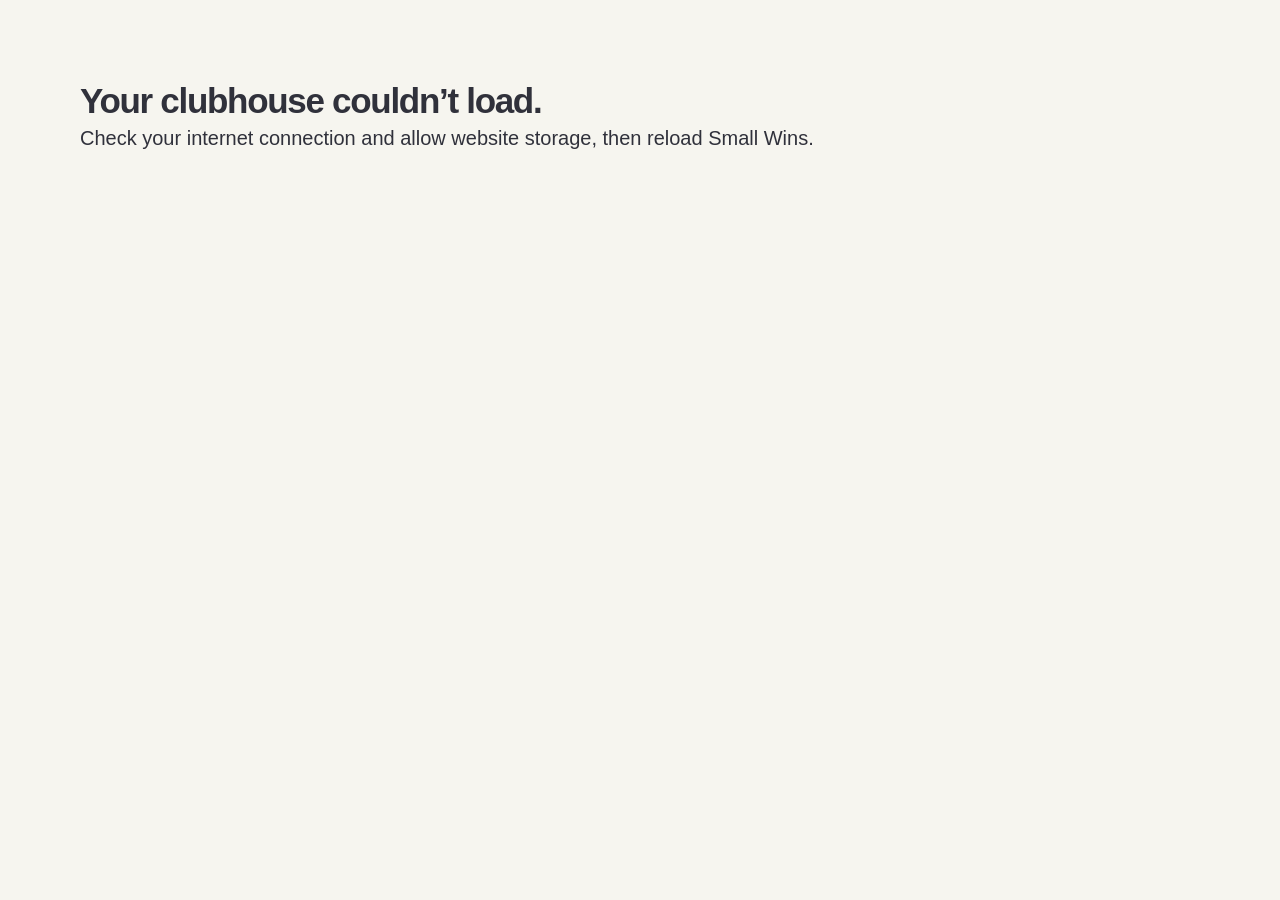
<file: index.html>
<!doctype html>
<html lang="en">
<head>
<meta charset="utf-8">
<meta name="viewport" content="width=device-width, initial-scale=1, viewport-fit=cover">
<meta name="theme-color" content="#f6f5ef">
<meta name="apple-mobile-web-app-capable" content="yes">
<meta name="apple-mobile-web-app-status-bar-style" content="default">
<meta name="description" content="A little less household chaos. A lot more teamwork.">
<link rel="manifest" href="./manifest.webmanifest">
<link rel="apple-touch-icon" href="./icon-192.png">
<link rel="icon" href="./icon.svg" type="image/svg+xml">
<link rel="stylesheet" href="./style.css">
<title>Small Wins — your household clubhouse</title>
<script src="./recipes.js" defer></script>
<script src="./food.js" defer></script>
<script src="./sync-config.js" defer></script>
<script src="./storage.js" defer></script>
<script src="./app.js" defer></script>
</head>
<body>
<a class="skip" href="#main">Skip to content</a>
<div id="app"><main class="loading">Making room for the little things…</main></div>
<dialog id="dialog" aria-labelledby="dialog-title"></dialog>
<div id="toast" role="status" aria-live="polite"></div>
</body>
</html>
</file>
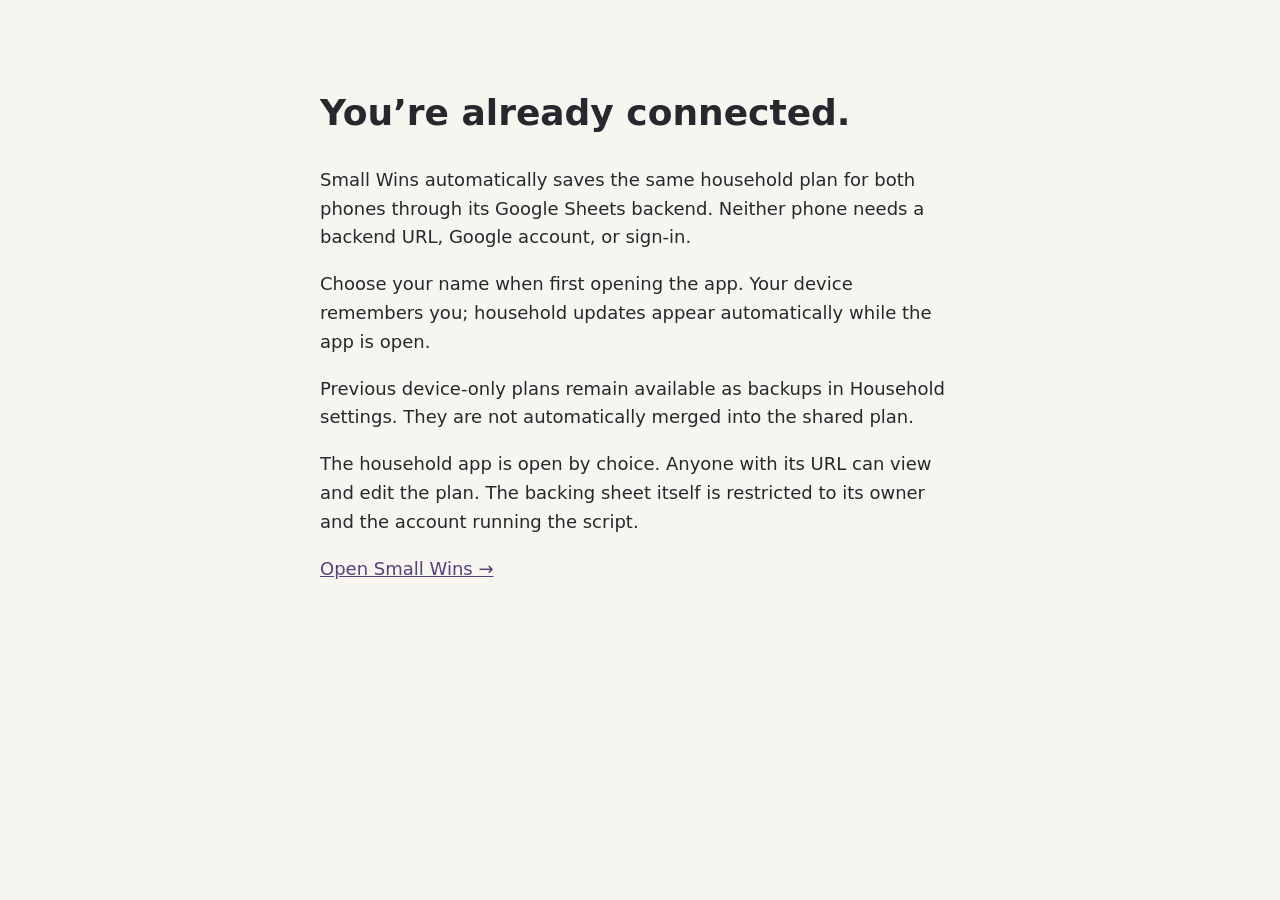
<file: backend/SETUP.html>
<!doctype html><html lang="en"><meta charset="utf-8"><meta name="viewport" content="width=device-width,initial-scale=1"><title>Small Wins shared storage</title><style>body{font:18px/1.6 system-ui;max-width:640px;margin:40px auto;padding:20px;background:#f6f5ef;color:#29272d}a{color:#51427c}</style><h1>You’re already connected.</h1><p>Small Wins automatically saves the same household plan for both phones through its Google Sheets backend. Neither phone needs a backend URL, Google account, or sign-in.</p><p>Choose your name when first opening the app. Your device remembers you; household updates appear automatically while the app is open.</p><p>Previous device-only plans remain available as backups in Household settings. They are not automatically merged into the shared plan.</p><p>The household app is open by choice. Anyone with its URL can view and edit the plan. The backing sheet itself is restricted to its owner and the account running the script.</p><p><a href="../">Open Small Wins →</a></p></html>
</file>
<file: style.css>
:root{--paper:#f6f5ef;--ink:#30313b;--muted:#72746f;--line:#e7e7df;--purple:#77709b;--lavender:#eae5f4;--lime:#ddecab;--yellow:#f7edc7;--white:#fff;--shadow:0 2px 4px #27273603,0 8px 28px #27273604;font-family:ui-rounded,'Avenir Next',Avenir,-apple-system,BlinkMacSystemFont,'Segoe UI',sans-serif;color:var(--ink);background:var(--paper);font-synthesis:none}*{box-sizing:border-box}body{margin:0}button,input,select,textarea{font:inherit}button{color:inherit;cursor:pointer;border:0;background:none;min-height:44px;transition:background .16s,transform .16s}button:active{transform:scale(.96)}button:disabled{cursor:wait;opacity:.5}button:focus-visible,a:focus-visible{outline:3px solid #7160ad;outline-offset:4px}input,select,textarea{width:100%;border:1px solid #d6d7cd;border-radius:12px;padding:12px;background:#fff;color:var(--ink);font-size:16px}textarea{min-height:76px;resize:vertical}label{display:grid;gap:8px;font-size:13px;font-weight:650}h1,h2,h3,p{margin:0}h1{font-size:35px;letter-spacing:-1.3px;font-weight:650;line-height:1.2}h2{font-size:21px;letter-spacing:-.55px;font-weight:650}h3{font-size:16px;letter-spacing:-.25px}p{line-height:1.6}small{font-size:12px}.muted{color:var(--muted)}.eyebrow{text-transform:uppercase;font-size:10px;letter-spacing:1.9px;font-weight:750}.app-shell{display:grid;grid-template-columns:230px 1fr;min-height:100vh}.sidebar{padding:34px 23px;border-right:1px solid var(--line);display:flex;flex-direction:column;position:fixed;top:0;bottom:0;width:230px}.brand{display:flex;align-items:center;gap:9px;font-size:24px;font-weight:750;letter-spacing:-1.2px}.brand img{width:38px;height:38px;transform:rotate(-7deg)}.tagline{font-size:10px;color:var(--muted);margin:8px 0 43px 48px;letter-spacing:.4px}.nav{display:grid;gap:8px}.nav button{display:flex;align-items:center;gap:12px;text-align:left;padding:12px 15px;border-radius:12px;font-size:14px;color:#6d6d71}.nav button.active{background:var(--lime);color:var(--ink);font-weight:650}.icon{width:21px;height:21px;flex-shrink:0;vertical-align:middle}.sidebar-note{margin-top:auto;padding:22px 14px 24px;font-size:12px;color:var(--muted);line-height:1.7}.sidebar-note .doodle{font-size:27px;color:var(--purple);display:block;margin-bottom:10px;transform:rotate(-8deg)}.sidebar-footer{border-top:1px solid var(--line);padding:20px 0 0}.sidebar-footer button{display:flex;gap:10px;align-items:center;width:100%;font-size:12px;text-align:left}.main-wrap{grid-column:2;padding:28px 42px 55px;max-width:1400px;width:100%;margin:auto}.topbar{display:flex;align-items:center;justify-content:space-between;gap:12px;padding-bottom:28px}.breadcrumb{font-size:12px;color:var(--muted)}.top-actions{display:flex;gap:15px;align-items:center}.connection{font-size:10px;color:#72746f;display:flex;align-items:center;gap:6px}.connection:before{content:'';width:6px;height:6px;border-radius:50%;background:#8b9f61}.connection.offline:before{background:#bf8a45}.profile-button{display:flex;align-items:center;gap:9px;font-size:12px}.avatar{border-radius:50%;width:29px;height:29px;background:var(--lavender);display:inline-flex;align-items:center;justify-content:center;font-size:11px;font-weight:700;flex-shrink:0}.avatar.b{background:#f4dfc7}.avatar.both{background:var(--lime)}.page-heading{display:flex;align-items:center;justify-content:space-between;margin:6px 0 27px;gap:18px}.page-heading p{font-size:13px;color:var(--muted);margin-top:9px}.button{background:var(--ink);color:#fff;border-radius:12px;padding:11px 17px;font-size:12px;font-weight:600;display:inline-flex;align-items:center;justify-content:center;gap:7px}.button.light{background:white;color:var(--ink);box-shadow:var(--shadow);border:1px solid var(--line)}.button.purple{background:var(--purple)}.button.lime{background:var(--lime);color:var(--ink)}.button.ghost{background:transparent;color:var(--muted);border:1px solid var(--line)}.hero{position:relative;overflow:hidden;background:#e8e3f1;border-radius:21px;padding:27px 31px;display:flex;justify-content:space-between;min-height:192px;margin-bottom:27px}.hero h2{font-size:27px;line-height:1.25;max-width:330px;margin:11px 0 9px;font-weight:600;letter-spacing:-.9px}.hero p{font-size:12px;max-width:340px;color:#696477}.hero .eyebrow{color:#746b8d}.hero-art{width:250px;align-self:center;margin:-12px 6px -15px 0}.hero-pill{display:inline-flex;gap:7px;align-items:center;border:1px solid #cfc7e0;border-radius:30px;font-size:10px;padding:7px 12px;margin-top:16px;background:#eee9f6}.dashboard-grid{display:grid;grid-template-columns:minmax(0,1.6fr) minmax(290px,1fr);gap:25px;align-items:start}.card{background:#fff;border:1px solid #eeeee7;border-radius:19px;box-shadow:var(--shadow);padding:23px}.card-header{display:flex;align-items:center;justify-content:space-between;gap:12px;margin-bottom:18px}.card-header h2{font-size:18px}.card-header .sub{font-size:11px;color:var(--muted);margin-top:6px}.text-button{font-size:11px;color:#74698e;padding:5px 4px;white-space:nowrap}.date-strip{display:grid;grid-template-columns:repeat(7,1fr);gap:5px;margin-bottom:20px}.date-button{display:grid;justify-items:center;gap:8px;min-height:66px;border-radius:12px;padding:10px 0;font-size:10px;color:var(--muted);border:1px solid transparent}.date-button strong{font-size:16px;font-weight:600;color:var(--ink)}.date-button.selected{background:var(--ink);color:#dfdfdc}.date-button.selected strong{color:white}.date-button.today:not(.selected){border-color:#d9d4e8}.filters{display:flex;gap:5px;margin-bottom:20px}.filters button{font-size:10px;padding:5px 12px;min-height:32px;border-radius:20px;color:var(--muted)}.filters .selected{background:#f0edf6;color:#645683}.task-group-title{font-size:10px;letter-spacing:1.5px;text-transform:uppercase;color:#93948d;margin:20px 0 5px}.task{display:flex;align-items:center;gap:10px;border-bottom:1px solid #f0f0ea;padding:15px 0}.task:last-child{border-bottom:0}.check{width:44px;height:44px;flex-shrink:0;display:grid;place-items:center;margin-left:-10px}.check span{width:21px;height:21px;border:1.5px solid #d7d8cf;border-radius:7px;display:grid;place-items:center;font-size:13px}.task.done .check span{background:var(--lime);border-color:var(--lime)}.task.done .task-name{text-decoration:line-through;color:#91928a}.task-info{flex:1;min-width:0}.task-name{font-size:13px;font-weight:600;line-height:1.4;overflow-wrap:anywhere}.task-meta{display:flex;gap:8px;align-items:center;color:var(--muted);font-size:10px;margin-top:7px;flex-wrap:wrap}.task-meta .avatar{width:18px;height:18px;font-size:8px}.task-actions{display:flex;align-items:center}.points{font-size:10px;color:#989a8d;white-space:nowrap}.edit-task{width:33px;color:#85827f}.task-footer{display:flex;align-items:center;gap:8px;font-size:11px;color:var(--muted);border-top:1px dashed #e1e3d7;padding-top:17px;margin-top:8px}.progress{height:6px;background:#eeeee7;border-radius:10px;overflow:hidden}.progress>span{height:100%;background:#9eac73;display:block;transition:width .25s;border-radius:10px}.right-column{display:grid;gap:20px}.meal-card{background:#faf4dc;border-color:#efe8ce}.meal-row{padding:13px 0;border-top:1px solid #e9e1c9;display:flex;gap:13px;align-items:center}.meal-icon{width:35px;height:35px;display:grid;place-items:center;font-size:22px}.meal-info{flex:1}.meal-info small{font-size:9px;text-transform:uppercase;letter-spacing:1px;color:#8b836c}.meal-info p{font-size:12px;font-weight:550;margin-top:3px;line-height:1.5;overflow-wrap:anywhere}.meal-info .meal-note{font-size:10px;color:#8b836c;font-weight:400}.meal-card .text-button{color:#7c7257}.tiny-label{background:#f1e8c4;border-radius:6px;padding:3px 6px;font-size:9px}.reward-card{background:#edf1e3;border-color:#e5e9da}.reward-top{display:flex;gap:12px;align-items:center;margin:18px 0}.reward-icon{width:48px;height:48px;display:grid;place-items:center;font-size:27px;background:#fff9;border-radius:15px;transform:rotate(-6deg)}.reward-top h3{font-size:14px}.reward-top p{font-size:11px;color:var(--muted);margin-top:3px}.reward-caption{display:flex;justify-content:space-between;font-size:10px;color:#737a65;margin-top:10px}.review-banner{margin-top:22px;padding:18px 21px;border:1px dashed #d9d7cb;border-radius:15px;display:flex;gap:15px;align-items:center}.review-banner .icon{color:#8f879f}.review-banner p{font-size:11px;color:var(--muted);margin-top:4px}.review-banner h3{font-size:12px}.review-banner .text-button{margin-left:auto}.section-note{font-size:11px;color:var(--muted);margin:16px 2px 0;line-height:1.6}.page-content{max-width:1050px}.week-controls{display:flex;gap:8px;align-items:center}.week-label{font-size:13px;min-width:135px;text-align:center}.week-grid{display:grid;grid-template-columns:repeat(7,minmax(0,1fr));gap:10px;margin-top:22px}.day-column{background:#fff;border:1px solid var(--line);border-radius:14px;padding:13px 10px;min-width:0}.day-column.selected{border-color:#a49bbf}.day-title{display:flex;justify-content:space-between;align-items:center;font-size:11px;margin-bottom:14px}.week-task{background:#f6f5fa;text-align:left;border-radius:9px;padding:9px;margin-top:7px;width:100%;font-size:10px;line-height:1.5;overflow-wrap:anywhere;display:grid;gap:7px}.week-task.person-b{background:#fcf0e3}.week-task.done{opacity:.6;text-decoration:line-through}.week-task .avatar{width:20px;height:20px;font-size:8px}.week-meal{font-size:10px;color:var(--muted);line-height:1.6;padding:13px 0 3px;overflow-wrap:anywhere}.work-toggle{font-size:10px;background:#f4f4ee;padding:8px;border-radius:9px;width:100%;line-height:1.5;margin-top:5px}.review-grid,.goals-grid{display:grid;grid-template-columns:1fr 1fr;gap:20px;margin-top:22px}.balance-person{margin:18px 0}.balance-label{display:flex;justify-content:space-between;align-items:center;font-size:12px;margin-bottom:10px}.balance-person .progress{height:9px}.balance-person:nth-of-type(2) .progress>span{background:#b5a2c9}.empty{text-align:center;padding:33px 14px;color:var(--muted);font-size:12px;line-height:1.8}.goal-card{position:relative}.goal-symbol{font-size:30px;background:var(--lavender);width:58px;height:58px;border-radius:18px;display:grid;place-items:center;margin-bottom:20px}.goal-card h2{font-size:20px}.goal-card .goal-owner{font-size:12px;color:var(--muted);margin:8px 0 22px}.goal-count{font-size:35px;letter-spacing:-1px;margin:16px 0 12px}.goal-count span{font-size:13px;letter-spacing:0;color:var(--muted)}.goal-bottom{display:flex;justify-content:space-between;gap:10px;margin-top:23px;align-items:center}.goal-card .edit-goal{position:absolute;top:18px;right:20px}.activity{padding:15px 0;border-bottom:1px solid var(--line);font-size:12px;line-height:1.7}.activity small{display:block;color:var(--muted);font-size:10px}.team-hero{background:var(--lavender);padding:30px;border-radius:20px}.team-hero h2{font-size:25px;margin:10px 0}.team-hero p{font-size:13px;color:#756b82}.form-grid{display:grid;grid-template-columns:1fr 1fr;gap:16px}.form-stack{display:grid;gap:17px}.full{grid-column:1/-1}.form-hint{font-size:11px;color:var(--muted);line-height:1.6;margin-top:3px}.form-actions{display:flex;justify-content:flex-end;gap:9px;margin-top:23px;flex-wrap:wrap}.danger{color:#a14f43;margin-right:auto;font-size:12px}.check-label{display:flex;gap:10px;align-items:center;min-height:44px}.check-label input{width:auto;accent-color:var(--purple)}dialog{border:1px solid #e6e3dc;border-radius:23px;padding:27px;max-width:490px;width:calc(100% - 32px);max-height:88dvh;overflow:auto;color:var(--ink);box-shadow:0 20px 100px #23222b30}dialog::backdrop{background:#25253050;backdrop-filter:blur(3px)}.dialog-header{display:flex;justify-content:space-between;align-items:center;gap:12px;margin-bottom:22px}.dialog-header h2{font-size:22px}.close{font-size:24px;min-width:44px;border-radius:50%;background:#f5f4ef}.day-checks{display:flex;gap:8px;flex-wrap:wrap}.day-checks label{font-size:11px;display:flex;gap:5px;align-items:center}.day-checks input{width:auto}.toast-visible{transform:translate(-50%,0)!important;opacity:1!important}#toast{position:fixed;bottom:25px;left:50%;transform:translate(-50%,15px);background:var(--ink);color:#fff;border-radius:13px;padding:13px 20px;max-width:calc(100vw - 30px);font-size:12px;z-index:10;box-shadow:0 6px 30px #0002;opacity:0;transition:opacity .2s,transform .2s;pointer-events:none}.skip{position:absolute;top:-100px;left:10px;z-index:20;background:#fff;padding:10px}.skip:focus{top:10px}.loading{padding:80px;font-size:20px}.onboarding-note{background:#fff8e7;padding:12px 16px;border-radius:12px;margin-bottom:20px;font-size:11px;line-height:1.6;display:flex;align-items:center;gap:10px}.onboarding-note .text-button{margin-left:auto}.mobile-brand{display:none}.pill{display:inline-flex;padding:6px 10px;background:#eeedf5;border-radius:20px;font-size:10px;color:#797080}.notes-text{white-space:pre-wrap;font-size:12px;color:var(--muted);margin-top:12px;line-height:1.7}.milestone{background:var(--lime);padding:12px;border-radius:12px;font-size:12px;margin:14px 0}.setup-links{display:flex;gap:10px;margin-top:17px;flex-wrap:wrap}.connection-banner{padding:12px;background:#faebd5;border-radius:10px;font-size:12px;margin-bottom:16px}
@media(min-width:1500px){.main-wrap{padding-top:42px}.hero{min-height:220px}.hero-art{width:300px}}
@media(max-width:1150px){.sidebar{width:190px;padding:30px 15px}.app-shell{grid-template-columns:190px 1fr}.main-wrap{padding:23px}.brand{font-size:22px}.tagline{font-size:9px}.dashboard-grid{gap:17px;grid-template-columns:minmax(0,1.3fr) minmax(260px,1fr)}.card{padding:19px}.week-grid{grid-template-columns:repeat(4,1fr)}.hero-art{width:210px;margin-right:-15px}}
@media(max-width:800px){.app-shell{display:block}.sidebar{position:fixed;top:auto;bottom:0;width:100%;height:auto;z-index:5;background:#f9f8f2f5;backdrop-filter:blur(14px);padding:7px 12px calc(7px + env(safe-area-inset-bottom));border:0;border-top:1px solid var(--line)}.sidebar .brand,.tagline,.sidebar-note,.sidebar-footer{display:none}.nav{display:flex;justify-content:space-around;gap:4px}.nav button{flex:1;flex-direction:column;gap:4px;justify-content:center;text-align:center;font-size:10px;padding:7px 4px;border-radius:10px;min-height:51px}.nav .icon{width:20px;height:20px}.main-wrap{padding:19px 20px 110px}.mobile-brand{display:flex;font-size:20px}.mobile-brand img{width:29px;height:29px}.breadcrumb{display:none}.topbar{padding-bottom:25px}.top-actions{gap:7px}.connection{display:none}.profile-button{font-size:11px}.page-heading{margin-top:3px;margin-bottom:23px;align-items:flex-start}h1{font-size:31px}.page-heading p{font-size:12px;max-width:230px}.page-heading>.button{padding:9px 11px;font-size:11px;flex-shrink:0}.hero{padding:24px;min-height:185px}.hero h2{font-size:24px;max-width:220px}.hero p{max-width:215px;font-size:11px}.hero-art{width:170px;margin:0 -17px 0 -16px}.hero-pill{font-size:9px}.dashboard-grid{grid-template-columns:1fr 1fr;gap:17px}.task-card{grid-column:1/-1}.right-column{display:contents}.review-banner{grid-column:1/-1}.week-grid{grid-template-columns:repeat(3,1fr)}.review-grid,.goals-grid{gap:14px}.review-banner{padding:16px}.review-banner p{font-size:10px}.card{padding:20px}#toast{bottom:94px}.topbar .avatar{width:26px;height:26px}}
@media(max-width:520px){.main-wrap{padding-left:17px;padding-right:17px}.dashboard-grid{display:block}.right-column{display:grid;margin-top:18px;gap:18px}.hero-art{width:140px;position:absolute;right:7px;bottom:16px;opacity:.95}.hero{min-height:210px;padding:22px}.hero p{max-width:205px}.hero h2{max-width:200px;font-size:24px}.hero-pill{max-width:210px;position:relative;z-index:1}.review-grid,.goals-grid{grid-template-columns:1fr}.week-grid{grid-template-columns:repeat(2,1fr)}.week-controls{flex-wrap:wrap;justify-content:center}.week-label{min-width:110px}.task-name{font-size:13px}.card{padding:20px}.onboarding-note{font-size:10px}.page-heading>.button .icon{display:none}.form-grid{grid-template-columns:1fr}.full{grid-column:auto}.team-hero{padding:23px}.date-strip{gap:3px}.task-meta{font-size:10px}.brand{gap:6px}.profile-button{gap:6px}.page-heading p{max-width:220px}.hero .eyebrow{font-size:9px}.review-banner{gap:10px}.review-banner>.icon{display:none}}
@media(prefers-reduced-motion:reduce){*,*::before,*::after{transition:none!important;animation:none!important;scroll-behavior:auto!important}}

.brand{white-space:nowrap}.brand img{flex-shrink:0}@media(min-width:801px) and (max-width:1150px){.sidebar .brand{font-size:19px;gap:5px}.sidebar .brand img{width:31px;height:31px}.sidebar .tagline{margin-left:36px;font-size:8px;letter-spacing:.2px}}

@media(max-width:520px){.hero{min-height:149px;padding:19px 20px;margin-bottom:18px}.hero h2{font-size:20px;max-width:190px;margin:8px 0}.hero p{display:none}.hero-art{width:112px;right:12px;bottom:13px}.hero-pill{margin-top:8px;font-size:8px;padding:6px 9px}.page-heading h1{font-size:28px}.page-heading p{font-size:11px}.topbar{padding-bottom:18px}.onboarding-note{margin-bottom:17px}}
/* Mobile-first clubhouse refinement: readable text, thumb-sized controls, short paths. */
:root{--muted:#62665e;font-family:-apple-system,BlinkMacSystemFont,'Avenir Next','Segoe UI',sans-serif;font-size:100%;-webkit-text-size-adjust:100%}button,a,input,select,textarea{touch-action:manipulation}button{min-height:48px}button:disabled{cursor:default}input,select,textarea{min-height:52px;font-size:1rem}input:focus-visible,select:focus-visible,textarea:focus-visible{outline:3px solid #706296;outline-offset:2px}h1{font-weight:700}.page-content{max-width:760px;margin:auto}.page-heading p{font-size:.9rem}.button{min-height:48px;font-size:.875rem}.text-button{font-size:.8125rem;min-width:44px}.task-name{font-size:1rem}.task-title-button{display:block;text-align:left;line-height:1.4;padding:0;min-height:44px;width:100%;font-weight:600;white-space:normal}.task-meta{font-size:.8125rem;gap:6px;margin-top:2px;line-height:1.5;color:#62665e}.task-meta .avatar{width:22px;height:22px;font-size:.7rem}.check{width:48px;height:52px;margin-left:-6px}.check span{width:29px;height:29px;border-radius:10px;border-color:#969d8b;font-size:1rem}.task.done .check span{border:1px solid #7d8c50;background:#deeca9;color:#394723}.edit-task{width:44px;height:48px;font-size:1.4rem}.points{display:none}.task{gap:6px;padding:11px 0}.task-group-title{font-size:.75rem;color:#62665e;letter-spacing:1.2px;margin-top:24px}.card-header .sub{font-size:.8125rem;line-height:1.5}.card-header h2{font-size:1.125rem}.filters button{min-height:44px;font-size:.8125rem;padding:8px 14px}.filters .selected{background:#e7e0f2;color:#4b3a6d}.filters{gap:6px;flex-wrap:wrap}.section-note,.form-hint{font-size:.8125rem;line-height:1.6;color:#62665e}.task-footer{font-size:.8125rem;line-height:1.6}.date-strip{margin:20px 0 16px;gap:3px}.date-button{font-size:.75rem;min-height:67px;padding:10px 0;gap:6px}.date-button strong{font-size:1.05rem}.date-button.today:not(.selected){border-color:#756589}.date-button.selected{background:#544968;box-shadow:0 4px 8px #54496815}.daily-cheer{display:flex;align-items:center;justify-content:space-between;position:relative;background:#e9e3f3;border-radius:22px;padding:22px;overflow:hidden}.daily-cheer>div{position:relative;z-index:1;flex:1;max-width:75%}.daily-cheer h2{font-size:1.2rem;line-height:1.35;margin:7px 0;color:#40324e;letter-spacing:-.3px}.daily-cheer p{font-size:.8125rem;line-height:1.5;color:#62556f;margin-bottom:13px}.daily-cheer .hero-art{width:135px;position:absolute;right:-8px;bottom:15px;margin:0;opacity:.96}.daily-cheer .eyebrow{font-size:.65rem;letter-spacing:1.5px;color:#685775}.daily-cheer .progress{height:7px;max-width:90%;background:#d9d0e5}.daily-cheer .progress>span{background:#6f5d8f}.cheer-count{font-size:.75rem;display:block;color:#63516f;margin-top:7px}.today-tabs{display:grid;grid-template-columns:repeat(3,1fr);gap:6px;background:#eeede5;padding:5px;border-radius:16px;margin-bottom:18px}.today-tabs button{display:flex;align-items:center;justify-content:center;gap:9px;font-size:.875rem;font-weight:600;border-radius:12px;min-height:48px}.today-tabs button.selected{background:white;box-shadow:0 2px 7px #2926310a;color:#54416d}.today-tabs button>span{font-size:1.25rem}.today-treat{margin-top:20px}.today-treat .reward-card{padding:20px}.reward-top h3{font-size:1rem;line-height:1.4}.reward-top p,.reward-caption{font-size:.8125rem;line-height:1.5;color:#5e6850}.reward-caption{gap:10px;flex-wrap:wrap}.reward-icon{flex-shrink:0}.review-banner{width:100%;text-align:left;font-size:.875rem;min-height:78px}.review-banner>span{display:grid;gap:6px}.review-banner strong{font-weight:600}.meal-row{width:100%;text-align:left;min-height:96px;gap:12px}.meal-info small{font-size:.7rem;color:#706343;letter-spacing:1px}.meal-info p{font-size:1rem;font-weight:600}.meal-info .meal-note{font-size:.8125rem;color:#6f654d}.meal-icon{width:42px;font-size:27px;flex-shrink:0}.meal-card .text-button{color:#655738}.meal-row>span:last-child{font-size:1.4rem;color:#766e58}.mini-goal{display:flex;gap:16px;align-items:flex-start}.mini-goal .goal-symbol{flex-shrink:0;margin:0;width:48px;height:48px}.mini-goal h2{font-size:1.05rem;line-height:1.5}.mini-goal p{font-size:.875rem;margin:6px 0 15px;color:var(--muted)}.quick-goals{display:grid;gap:15px}.empty-star{display:block;font-size:2rem;color:#796397;margin-bottom:12px}.empty{font-size:.9rem}.mobile-week-strip{display:none}.welcome-copy{font-size:1rem;line-height:1.65;margin-bottom:25px;color:#64615f}.person-choices{display:grid;gap:14px}.person-choice{display:grid;grid-template-columns:52px 1fr;gap:4px 15px;align-items:center;text-align:left;padding:20px;background:#efe9f6;border-radius:18px;min-height:100px}.person-choice:nth-child(2){background:#f7e9d6}.person-choice .avatar{grid-row:span 2;width:52px;height:52px;font-size:1.3rem;background:#d7cbe9}.person-choice:nth-child(2) .avatar{background:#eed4b5}.person-choice strong{font-size:1.2rem}.person-choice>span:last-child{font-size:.8rem;color:#605965}.identity-card{text-align:center;padding:5px 0 25px}.identity-card .avatar{width:65px;height:65px;font-size:1.5rem;margin-bottom:18px}.identity-card h3{font-size:1.15rem;margin-bottom:10px}.identity-card p{color:var(--muted);font-size:.9rem}.full-width{width:100%}.device-note{padding:16px;background:#f3f0f7;border-radius:14px;font-size:.875rem}.device-note p{font-size:.8125rem;margin-top:4px}.quick-add-grid{display:grid;gap:12px}.quick-add-grid button{display:grid;grid-template-columns:32px 1fr;gap:6px 12px;text-align:left;padding:18px;background:#f1edf6;border-radius:15px}.quick-add-grid button .icon{grid-row:span 2;margin-top:5px}.quick-add-grid button strong{font-size:1rem}.quick-add-grid button span{font-size:.8125rem;color:#655b72}.form-actions .button{flex:1}.form-actions{padding-top:14px}label{font-size:.875rem}.goal-card .goal-owner,.goal-count span{font-size:.875rem}.goal-bottom{flex-wrap:wrap}.activity{font-size:.9rem}.activity small{font-size:.75rem}.week-task{font-size:.875rem;line-height:1.5}.week-task .avatar{width:28px;height:28px;font-size:.75rem}.work-toggle{font-size:.8125rem}.week-meal{font-size:.875rem}.day-title{font-size:.9rem}.week-label{font-size:.875rem}.balance-label{font-size:.875rem;gap:10px}.onboarding-note{font-size:.8125rem;color:#665c40}.onboarding-note .text-button{white-space:normal}.connection-banner{font-size:.875rem}#toast{display:flex;align-items:center;gap:14px;font-size:.875rem;line-height:1.45;padding:11px 15px;pointer-events:none;width:max-content;max-width:calc(100% - 28px);bottom:25px}#toast.toast-visible{pointer-events:auto}#toast button{color:#e0efad;font-weight:700;border-left:1px solid #686873;padding-left:15px;flex-shrink:0;min-width:62px}dialog{padding:25px;overscroll-behavior:contain}dialog .dialog-header{margin-bottom:20px}dialog .dialog-header h2{font-size:1.3rem;line-height:1.35}.close{flex-shrink:0}html{scroll-padding-bottom:120px}button:focus-visible{outline-color:#513c7b}.meal-info{min-width:0}.goal-card,.card,.task-info,.page-heading>div{min-width:0}
@media(max-width:800px){.main-wrap{padding:18px 16px calc(105px + env(safe-area-inset-bottom))}.topbar{padding-bottom:20px}.profile-button{font-size:.875rem;min-height:48px;padding:4px 8px;border-radius:24px;background:#ece6f4;gap:8px}.topbar .avatar{width:30px;height:30px;font-size:.8125rem}.mobile-brand{font-size:22px}.mobile-brand img{width:33px;height:33px}.page-heading{margin:0 0 19px;align-items:center;gap:12px}.page-heading h1{font-size:1.875rem;line-height:1.15;letter-spacing:-.8px}.page-heading p{font-size:.8125rem;max-width:none;line-height:1.5;margin-top:8px}.page-heading>.button{font-size:.875rem;padding:10px 15px;min-height:48px}.onboarding-note{padding:12px 14px;line-height:1.5;margin-bottom:20px}.sidebar{padding:7px 9px calc(7px + env(safe-area-inset-bottom));background:#faf9f4fa}.nav button{font-size:.75rem;min-height:59px;gap:6px;font-weight:500}.nav .icon{width:23px;height:23px}.nav button.active{background:#e0edb4;color:#35402d}.card{border-radius:20px;padding:20px}.mobile-week-strip{display:block}.week-grid{display:block;margin-top:12px}.day-column{display:none;padding:18px;border-radius:20px}.day-column.visible-day{display:block}.day-title{font-size:1rem}.week-task{display:grid;grid-template-columns:52px 1fr 30px;align-items:center;gap:10px;padding:14px;min-height:76px;margin-top:10px}.week-task strong{font-size:.9375rem}.week-task>span{font-size:.75rem}.work-toggle{width:calc(50% - 5px);margin-right:5px;min-height:52px;padding:9px;font-size:.8125rem}.day-column>.text-button{min-height:48px}.review-grid,.goals-grid{grid-template-columns:1fr}.review-banner{display:flex;padding:18px;margin-top:20px}.review-banner>.icon{display:block}.review-banner p{font-size:.8125rem}.goal-card .goal-owner{line-height:1.5}dialog{position:fixed;inset:auto 0 0;width:100%;max-width:600px;max-height:92dvh;margin:0 auto;border-radius:25px 25px 0 0;padding:20px 22px calc(22px + env(safe-area-inset-bottom));border-bottom:0;box-shadow:0 -8px 40px #26233520}dialog::before{content:'';display:block;width:36px;height:4px;background:#d0ccc8;border-radius:5px;margin:0 auto 16px}.form-grid{grid-template-columns:1fr}.form-actions{position:sticky;bottom:calc(-22px - env(safe-area-inset-bottom));background:#fff;padding:14px 0 calc(12px + env(safe-area-inset-bottom));margin-bottom:calc(-12px - env(safe-area-inset-bottom));border-top:1px solid #eeebe5}.form-actions .button{min-height:52px}.danger{min-height:48px;font-size:.875rem}#toast{bottom:calc(90px + env(safe-area-inset-bottom))}.team-hero h2{font-size:1.5rem}.team-hero p{font-size:.875rem}}
@media(max-width:420px){.daily-cheer{padding:19px 18px}.daily-cheer>div{max-width:74%}.daily-cheer .hero-art{width:110px;bottom:16px;right:-5px}.daily-cheer h2{font-size:1.1rem}.daily-cheer p{font-size:.75rem}.daily-cheer .eyebrow{font-size:.625rem}.task-meta{font-size:.75rem}.task-name{font-size:.9375rem}.card{padding:18px}.task-actions{margin-right:-8px}.check{width:44px;flex-basis:44px}.task{gap:4px}.page-heading h1{font-size:1.75rem}.nav button{font-size:.6875rem}.profile-button{font-size:.8125rem}.meal-info p{font-size:.9375rem}}
@media(prefers-contrast:more){:root{--muted:#41463c}.card,.daily-cheer,.nav button.active{border:1px solid #6c735e}.task-meta,.section-note,.form-hint{color:#41463c}}
@media(prefers-reduced-transparency:reduce){.sidebar{background:#faf9f4;backdrop-filter:none}dialog::backdrop{backdrop-filter:none;background:#25253099}}
.date-strip{display:flex;overflow-x:auto;scrollbar-width:none}.date-button{flex:1;min-width:44px}.meal-info{display:block}.meal-info .meal-note{display:block}.welcome-dialog [hidden]{display:none}
@media(max-width:800px){.onboarding-note{font-size:.75rem;min-height:48px;padding:4px 12px;margin-bottom:17px}.onboarding-note .text-button{min-height:44px;font-size:.75rem;white-space:nowrap}.daily-cheer{padding:17px 18px}.daily-cheer p{display:none}.daily-cheer h2{font-size:1.0625rem;margin:7px 0 12px}.daily-cheer .hero-art{width:105px;bottom:9px;right:-2px}.daily-cheer>div{max-width:76%}.daily-cheer .progress{max-width:85%}.daily-cheer .eyebrow{font-size:.625rem}.date-strip{margin:15px 0}.today-tabs{margin-bottom:15px}.card-header{margin-bottom:13px}.filters{margin-bottom:10px}.task-group-title{margin-top:16px}}
.pill{font-size:.75rem;color:#594769}.day-checks label{font-size:.875rem;min-height:48px;padding:7px}.day-checks input{width:21px;min-height:21px;height:21px}.check-label{font-size:.875rem;line-height:1.5;min-height:48px}.check-label input{min-height:22px;width:22px;height:22px;flex-shrink:0}.form-actions{gap:10px}.meal-row:focus-visible{outline-offset:0;border-radius:12px}
/* A little recipe book, built for thumbs and weeknight brains. */
.food-toolbar{display:flex;gap:5px;overflow-x:auto;margin:0 0 16px;border-bottom:1px solid #dedbcf;padding-bottom:7px}.food-toolbar button{flex:1;min-width:95px;font-size:.8125rem;border-radius:11px;color:#666252;padding:8px}.food-toolbar .selected{background:#f5e9b9;color:#554321;font-weight:650}.food-intro{background:#f6efd4;border-radius:20px;padding:23px;margin-bottom:18px}.food-intro h2{font-size:1.35rem;line-height:1.3;margin:8px 0}.food-intro p{font-size:.875rem;color:#6b614a;margin-bottom:17px}.food-intro .eyebrow{font-size:.625rem;color:#766442}.food-intro>.button{width:100%}.menu-cards{display:grid;gap:15px}.menu-card h3{font-size:1.05rem;line-height:1.4;margin-top:9px;overflow-wrap:anywhere}.menu-card .card-header{align-items:flex-start;margin-bottom:12px}.menu-card .eyebrow{font-size:.625rem;color:#706953}.food-sticker{font-size:2rem;min-width:51px;height:51px;display:grid;place-items:center;background:#f7efdc;border-radius:16px;transform:rotate(4deg);flex-shrink:0}.recipe-meta,.kindergarten-note{font-size:.8125rem;color:#665f51;line-height:1.6;margin-bottom:12px}.kindergarten-note{background:#f3f0e8;border-radius:9px;padding:10px}.meal-card-actions{display:flex;gap:8px;flex-wrap:wrap}.meal-card-actions>.button{flex:1;font-size:.8125rem;white-space:nowrap}.meal-card-actions>.text-button{width:100%;text-align:left;min-height:44px}.kindergarten-card{margin-top:18px;background:#eae5f1}.kindergarten-card p{font-size:.875rem;color:#65596f;margin:12px 0 18px}.recipe-doorways{display:grid;grid-template-columns:1fr 1fr;gap:13px}.recipe-doorways button{display:grid;gap:10px;text-align:left;padding:20px;background:white;border:1px solid #e6e3d9;border-radius:18px}.recipe-doorways button>span{font-size:1.8rem}.recipe-doorways strong{font-size:1rem;line-height:1.4}.recipe-doorways small{font-size:.75rem;color:#676252;line-height:1.5}.food-note{font-size:.8125rem;line-height:1.7;padding:15px 17px;background:#f2f0e7;color:#635c4f;border-radius:13px;margin:17px 0}.recipe-dialog{max-width:650px}.recipe-controls{display:grid;gap:12px}.recipe-filters{display:flex;flex-wrap:wrap;gap:5px 14px}.recipe-filters .check-label{font-size:.8125rem}.recipe-result{width:100%;text-align:left;display:grid;grid-template-columns:42px 1fr 15px;gap:13px;padding:17px 0;border-bottom:1px solid #e7e3d9;align-items:center;min-height:110px}.recipe-result strong{font-size:.9375rem;line-height:1.5;display:block}.recipe-result small{font-size:.75rem;line-height:1.5;color:#666054;display:block;margin-top:5px}.recipe-emoji{font-size:1.75rem}.recipe-count{font-size:.75rem;color:#6f6657;margin:18px 0 0}.recipe-heading{display:flex;gap:15px;align-items:center;margin-bottom:20px}.recipe-heading p{font-size:.875rem;color:#655f54;line-height:1.7}.allergen-label{font-size:.8125rem;color:#6b5038;background:#f8edda;padding:12px;border-radius:11px;margin-bottom:22px;line-height:1.6}.ingredient-list{padding:0;list-style:none;margin:14px 0 26px}.ingredient-list li{display:flex;gap:20px;justify-content:space-between;padding:11px 0;border-bottom:1px solid #ece9e1;font-size:.875rem;line-height:1.5}.ingredient-list strong{white-space:nowrap;font-weight:550}.recipe-steps{padding-left:23px;margin:16px 0 22px}.recipe-steps li{font-size:.9375rem;line-height:1.75;padding-left:7px;margin-bottom:16px}.recipe-steps li::marker{color:#7a6041;font-weight:700}.recipe-detail-actions{display:flex;gap:12px;flex-wrap:wrap}.grocery-group{margin-bottom:15px}.grocery-group h3{margin-bottom:12px}.grocery-item{display:flex;gap:12px;align-items:center;min-height:60px;padding:12px 0;border-bottom:1px solid #edeae2;font-weight:400}.grocery-item:last-child{border-bottom:0}.grocery-item input{flex:0 0 24px;width:24px;height:24px;min-height:24px;accent-color:#6f7b48}.grocery-item span{flex:1;font-size:.875rem;line-height:1.5}.grocery-item strong{font-size:.8125rem;white-space:nowrap}.grocery-item.checked span{text-decoration:line-through;color:#777367}.plan-preview{display:grid;gap:13px;margin:20px 0}.plan-preview>div{padding:14px;border-radius:11px;background:#f6f1e3}.plan-preview small{display:block;font-size:.75rem;color:#6e614c;margin-bottom:6px}.plan-preview strong{font-size:.875rem;line-height:1.6}.allergen-fieldset{border:0;padding:15px 0;display:grid;grid-template-columns:1fr 1fr;gap:2px 10px}.allergen-fieldset legend{font-size:.875rem;font-weight:600;padding:0 0 10px}.food-sources{font-size:.8125rem;line-height:1.7;margin:20px 0}.food-sources summary{min-height:44px;cursor:pointer;font-weight:650}.food-sources a{display:block;color:#614a81;text-decoration:underline;margin:8px 0;min-height:44px}.food-sources p{margin-bottom:15px}.food-view+.today-treat{margin-top:20px}@media(max-width:800px){.recipe-dialog{max-width:100%;max-height:94dvh}.recipe-detail .food-note{margin-left:0;margin-right:0}.recipe-doorways button{padding:17px}.food-toolbar button{min-width:85px}.food-intro{padding:20px}}

.balance-filters{display:flex;gap:6px;margin-bottom:18px}.balance-filters button{flex:1;min-height:44px}.balance-label{flex-wrap:wrap;gap:8px}.balance-summary{margin-bottom:12px}

.repeat-days{border:0;padding:0;margin:0;min-width:0}.repeat-days legend{font-size:.875rem;font-weight:650;margin-bottom:8px}.repeat-days .day-checks{display:grid;grid-template-columns:repeat(4,minmax(0,1fr));gap:6px}.repeat-days label{background:#f5f3f8;border-radius:10px;padding:8px 6px;justify-content:center}
</file>
